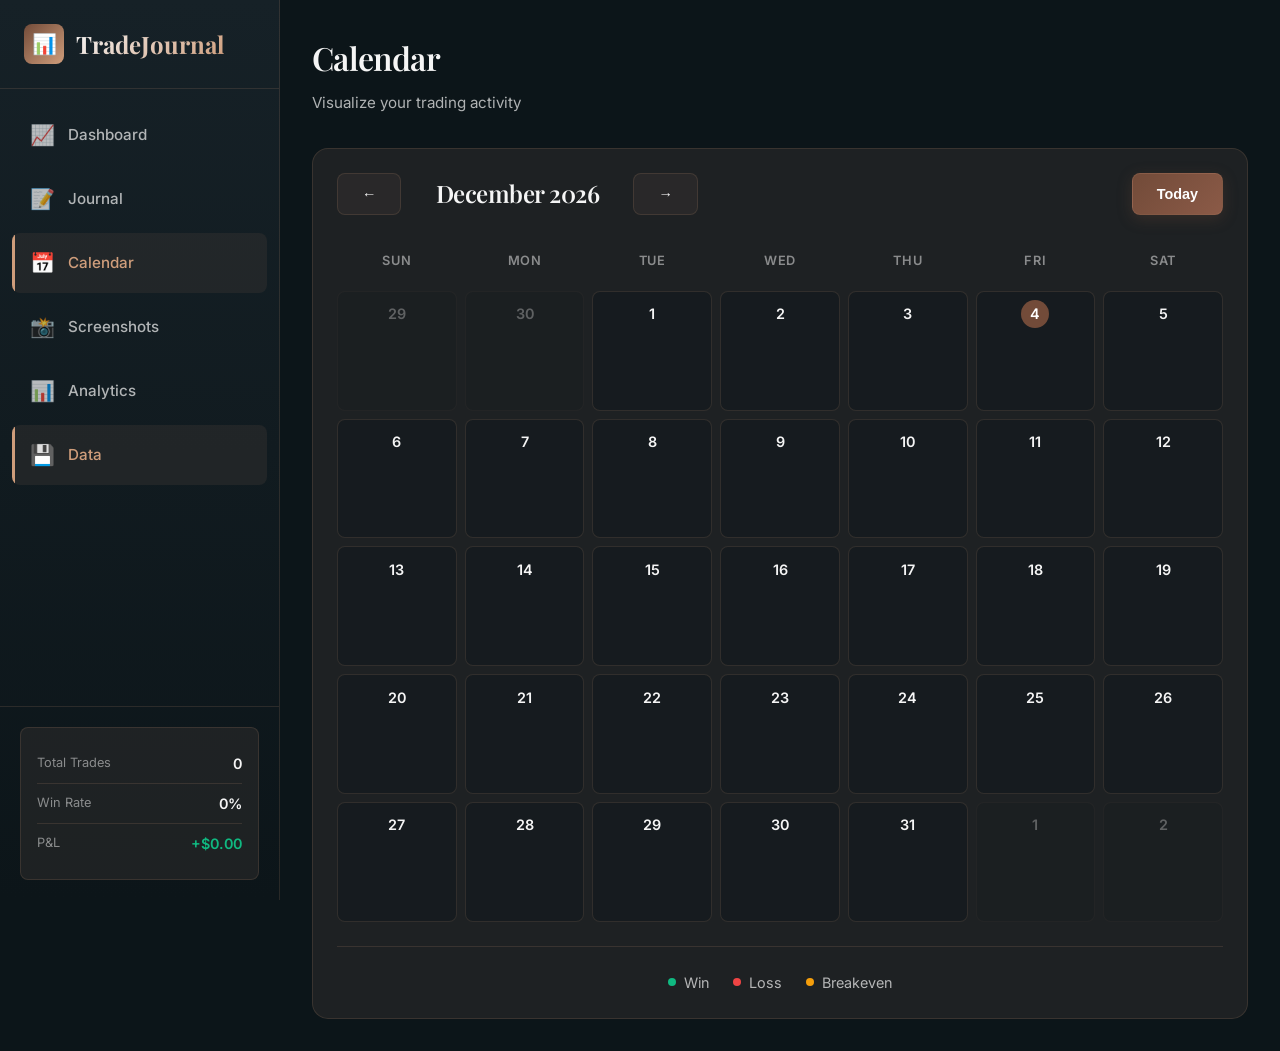
<file: calendar.html>
<!DOCTYPE html>
<html lang="en">
<head>
    <meta charset="UTF-8">
    <meta name="viewport" content="width=device-width, initial-scale=1.0">
    <title>TradeFusio | Calendar</title>
    <link href="https://fonts.googleapis.com/css2?family=Inter:wght@300;400;500;600;700&family=Playfair+Display:wght@400;600;700&display=swap" rel="stylesheet">
    <link rel="stylesheet" href="calendar.css">

</head>
<body>
    <header class="mobile-header">
        <button class="menu-toggle" onclick="toggleSidebar()">☰</button>
        <div class="logo-text">MF|TradeFusio</div>
        <div style="width: 40px;"></div>
    </header>

    <div class="app-container">
        <aside class="sidebar" id="sidebar">
            <div class="sidebar-header">
                <div class="logo">
                    <div class="logo-icon">📊</div>
                    <div class="logo-text">TradeJournal</div>
                </div>
            </div>
            <nav class="nav-menu">
                <a href="index.html" class="nav-btn">
                    <span class="nav-icon">📈</span><span>Dashboard</span>
                </a>
                <a href="journal.html" class="nav-btn">
                    <span class="nav-icon">📝</span><span>Journal</span>
                </a>
                <a href="calendar.html" class="nav-btn active">
                    <span class="nav-icon">📅</span><span>Calendar</span>
                </a>
                <a href="screenshots.html" class="nav-btn">
                    <span class="nav-icon">📸</span><span>Screenshots</span>
                </a>
                <a href="analytics.html" class="nav-btn">
                    <span class="nav-icon">📊</span><span>Analytics</span>
                </a>
                <a href="data.html" class="nav-btn active">
                    <span class="nav-icon">💾</span><span>Data</span>
                </a> 
            </nav>
            <div class="sidebar-footer">
                <div class="mini-stats">
                    <div class="mini-stat">
                        <span class="mini-stat-label">Total Trades</span>
                        <span class="mini-stat-value" id="mini-total">0</span>
                    </div>
                    <div class="mini-stat">
                        <span class="mini-stat-label">Win Rate</span>
                        <span class="mini-stat-value" id="mini-winrate">0%</span>
                    </div>
                    <div class="mini-stat">
                        <span class="mini-stat-label">P&L</span>
                        <span class="mini-stat-value" id="mini-pnl">$0</span>
                    </div>
                </div>
            </div>
        </aside>

        <div class="sidebar-overlay" id="sidebarOverlay" onclick="toggleSidebar()"></div>

        <main class="main-content">
            <div class="page-header">
                <h1 class="page-title">Calendar</h1>
                <p class="page-subtitle">Visualize your trading activity</p>
            </div>

            <div class="calendar-container">
                <div class="calendar-header">
                    <div class="calendar-nav">
                        <button class="btn" onclick="changeMonth(-1)">←</button>
                        <h2 class="calendar-title" id="calendarTitle"></h2>
                        <button class="btn" onclick="changeMonth(1)">→</button>
                    </div>
                    <button class="btn btn-primary" onclick="goToToday()">Today</button>
                </div>

                <div class="calendar-grid" id="calendarGrid"></div>

                <div class="calendar-legend">
                    <div class="legend-item">
                        <span class="trade-dot win"></span><span>Win</span>
                    </div>
                    <div class="legend-item">
                        <span class="trade-dot loss"></span><span>Loss</span>
                    </div>
                    <div class="legend-item">
                        <span class="trade-dot breakeven"></span><span>Breakeven</span>
                    </div>
                </div>
            </div>
        </main>
    </div>

    <div id="dayModal" class="modal">
        <div class="modal-content">
            <div class="modal-header">
                <h3 id="dayModalTitle">Trades</h3>
                <button class="close-modal" onclick="closeDayModal()">×</button>
            </div>
            <div class="day-modal-content" id="dayModalContent"></div>
        </div>
    </div>

    <div class="toast-container" id="toastContainer"></div>

    <script src="calendar.js"></script>
</body>
</html>
</file>
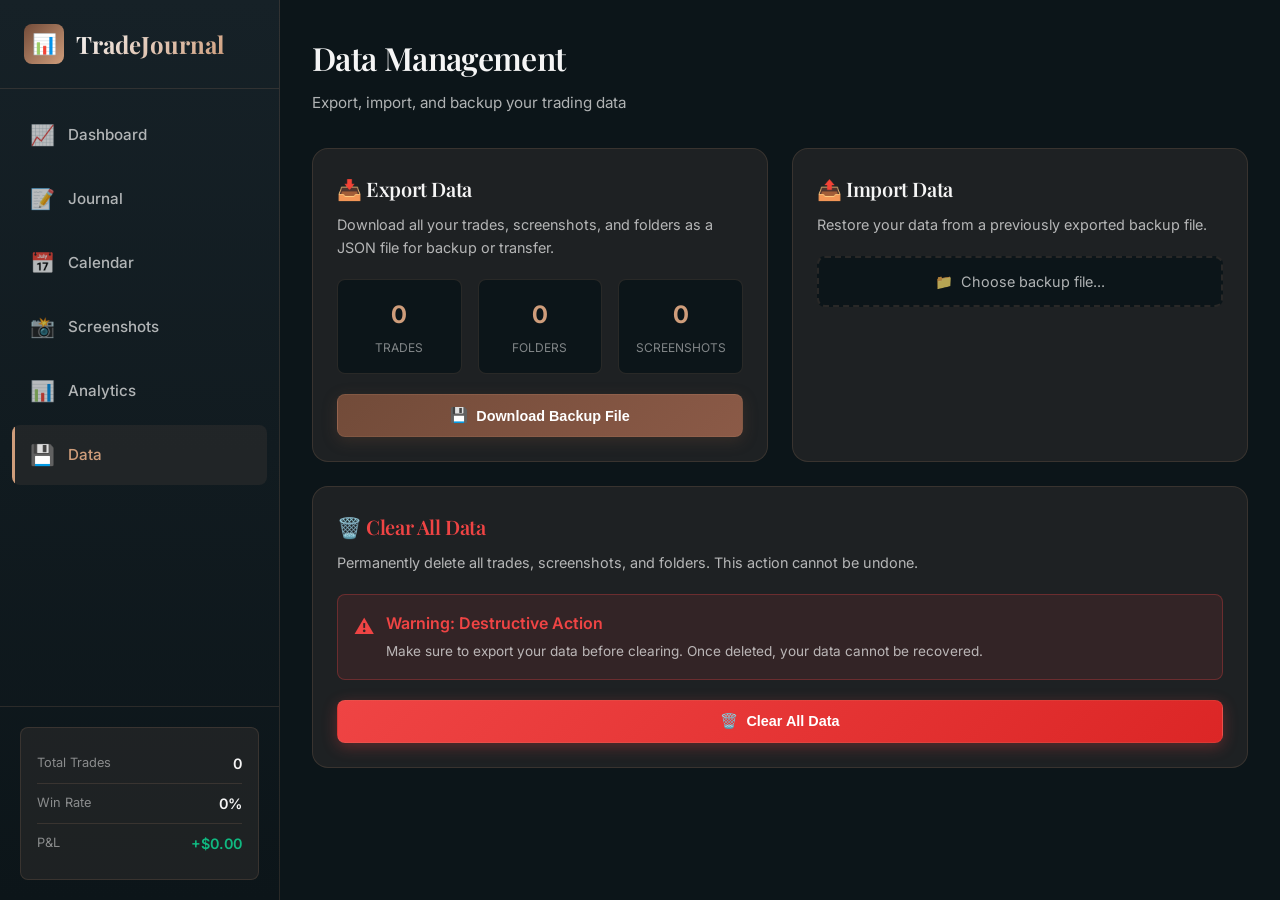
<file: data.html>
<!DOCTYPE html>
<html lang="en">
<head>
    <meta charset="UTF-8">
    <meta name="viewport" content="width=device-width, initial-scale=1.0">
    <title>TradeFusio | Data Management</title>
    <link href="https://fonts.googleapis.com/css2?family=Inter:wght@300;400;500;600;700&family=Playfair+Display:wght@400;600;700&display=swap" rel="stylesheet">
    <link rel="stylesheet" href="data.css">
</head>
<body>
    <header class="mobile-header">
        <button class="menu-toggle" onclick="toggleSidebar()">☰</button>
        <div class="logo-text">MF|TradeFusio</div>
        <div style="width: 40px;"></div>
    </header>

    <div class="app-container">
        <aside class="sidebar" id="sidebar">
            <div class="sidebar-header">
                <div class="logo">
                    <div class="logo-icon">📊</div>
                    <div class="logo-text">TradeJournal</div>
                </div>
            </div>
            <nav class="nav-menu">
                <a href="index.html" class="nav-btn">
                    <span class="nav-icon">📈</span><span>Dashboard</span>
                </a>
                <a href="journal.html" class="nav-btn">
                    <span class="nav-icon">📝</span><span>Journal</span>
                </a>
                <a href="calendar.html" class="nav-btn">
                    <span class="nav-icon">📅</span><span>Calendar</span>
                </a>
                <a href="screenshots.html" class="nav-btn">
                    <span class="nav-icon">📸</span><span>Screenshots</span>
                </a>
                <a href="analytics.html" class="nav-btn">
                    <span class="nav-icon">📊</span><span>Analytics</span>
                </a>
                <a href="data.html" class="nav-btn active">
                    <span class="nav-icon">💾</span><span>Data</span>
                </a>
            </nav>
            <div class="sidebar-footer">
                <div class="mini-stats">
                    <div class="mini-stat">
                        <span class="mini-stat-label">Total Trades</span>
                        <span class="mini-stat-value" id="mini-total">0</span>
                    </div>
                    <div class="mini-stat">
                        <span class="mini-stat-label">Win Rate</span>
                        <span class="mini-stat-value" id="mini-winrate">0%</span>
                    </div>
                    <div class="mini-stat">
                        <span class="mini-stat-label">P&L</span>
                        <span class="mini-stat-value" id="mini-pnl">$0</span>
                    </div>
                </div>
            </div>
        </aside>

        <div class="sidebar-overlay" id="sidebarOverlay" onclick="toggleSidebar()"></div>

        <main class="main-content">
            <div class="page-header">
                <h1 class="page-title">Data Management</h1>
                <p class="page-subtitle">Export, import, and backup your trading data</p>
            </div>

            <div class="data-grid">
                <!-- Export Data -->
                <div class="data-card">
                    <h3 class="card-title">📥 Export Data</h3>
                    <p class="card-description">Download all your trades, screenshots, and folders as a JSON file for backup or transfer.</p>
                    
                    <div class="stats-grid">
                        <div class="stat-item">
                            <div class="stat-number" id="export-trades">0</div>
                            <div class="stat-label">Trades</div>
                        </div>
                        <div class="stat-item">
                            <div class="stat-number" id="export-folders">0</div>
                            <div class="stat-label">Folders</div>
                        </div>
                        <div class="stat-item">
                            <div class="stat-number" id="export-screenshots">0</div>
                            <div class="stat-label">Screenshots</div>
                        </div>
                    </div>

                    <button class="btn btn-primary btn-full" onclick="exportData()">
                        <span>💾</span> Download Backup File
                    </button>
                </div>

                <!-- Import Data -->
                <div class="data-card">
                    <h3 class="card-title">📤 Import Data</h3>
                    <p class="card-description">Restore your data from a previously exported backup file.</p>

                    <div class="file-input-wrapper">
                        <input type="file" id="importFile" accept=".json" onchange="previewImport(this)">
                        <label for="importFile" class="file-input-label">
                            <span>📁</span> Choose backup file...
                        </label>
                    </div>

                    <div id="importPreview" style="display: none;">
                        <div class="data-preview" id="previewContent"></div>
                        <div class="import-actions">
                            <button class="btn btn-success btn-full" onclick="importData()">
                                <span>✓</span> Import Data
                            </button>
                            <button class="btn btn-danger" onclick="cancelImport()">
                                <span>✕</span> Cancel
                            </button>
                        </div>
                    </div>
                </div>

                <!-- Clear Data -->
                <div class="data-card" style="grid-column: 1 / -1;">
                    <h3 class="card-title" style="color: var(--loss);">🗑️ Clear All Data</h3>
                    <p class="card-description">Permanently delete all trades, screenshots, and folders. This action cannot be undone.</p>
                    
                    <div class="warning-box">
                        <div class="warning-box-icon">⚠️</div>
                        <div class="warning-box-content">
                            <div class="warning-box-title">Warning: Destructive Action</div>
                            <div class="warning-box-text">Make sure to export your data before clearing. Once deleted, your data cannot be recovered.</div>
                        </div>
                    </div>

                    <button class="btn btn-danger btn-full" onclick="clearAllData()">
                        <span>🗑️</span> Clear All Data
                    </button>
                </div>
            </div>
        </main>
    </div>

    <div class="toast-container" id="toastContainer"></div>

    <script src="data.js"></script>
</body>
</html>
</file>
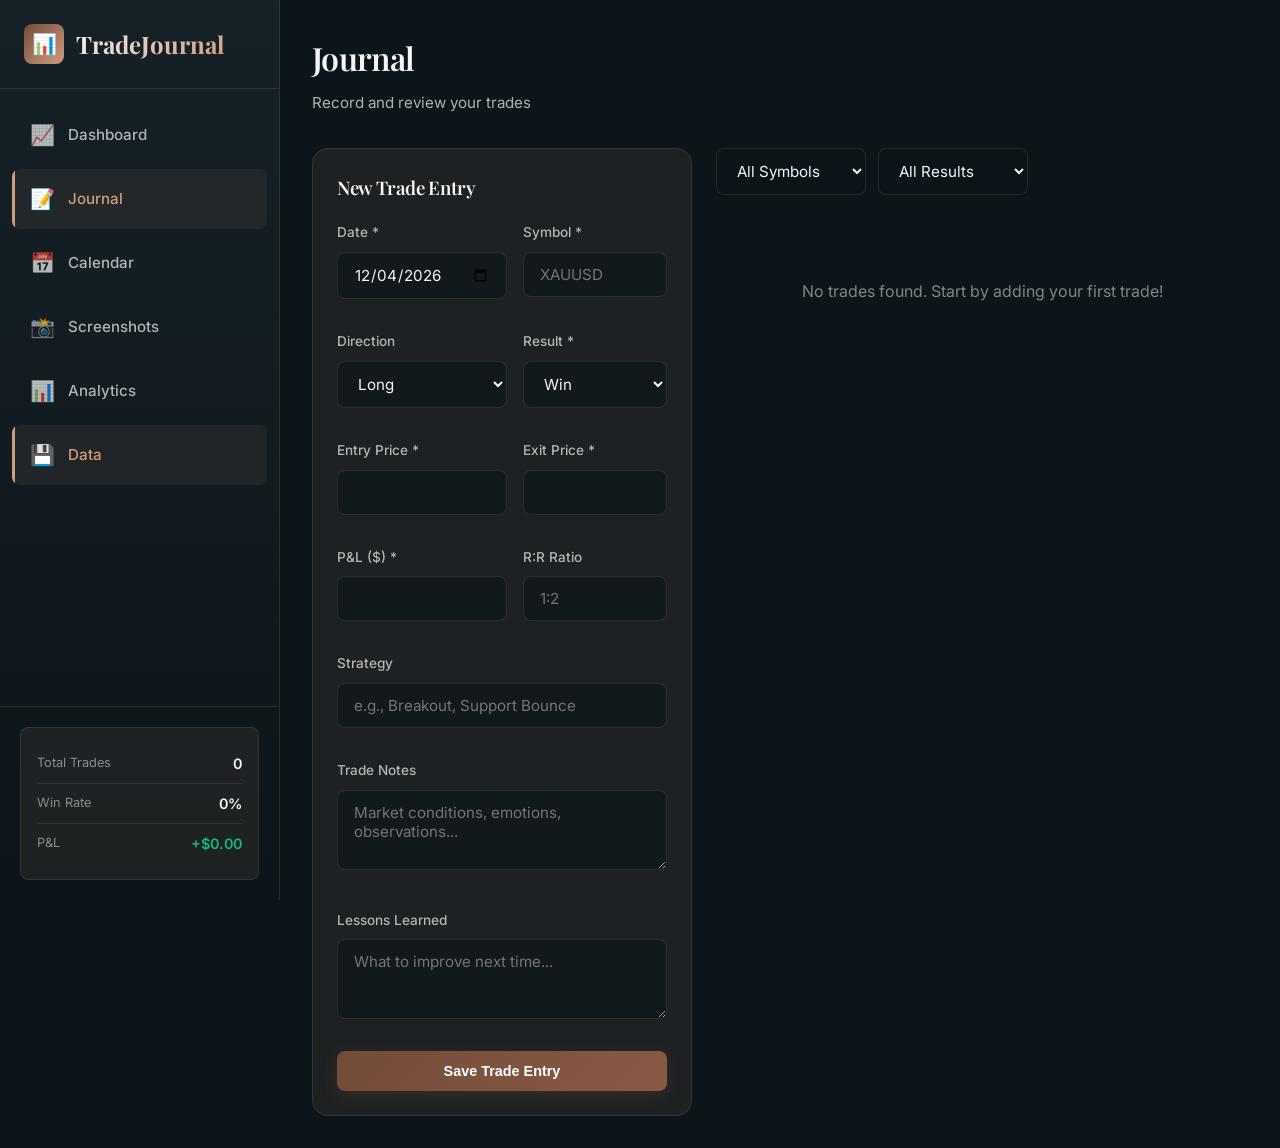
<file: journal.html>
<!DOCTYPE html>
<html lang="en">
<head>
    <meta charset="UTF-8">
    <meta name="viewport" content="width=device-width, initial-scale=1.0">
    <title>TradeFusio | Journal</title>
    <link href="https://fonts.googleapis.com/css2?family=Inter:wght@300;400;500;600;700&family=Playfair+Display:wght@400;600;700&display=swap" rel="stylesheet">
    <link rel="stylesheet" href="journal.css">

</head>
<body>
    <header class="mobile-header">
        <button class="menu-toggle" onclick="toggleSidebar()">☰</button>
        <div class="logo-text">MF|TradeFusio</div>
        <div style="width: 40px;"></div>
    </header>

    <div class="app-container">
        <aside class="sidebar" id="sidebar">
            <div class="sidebar-header">
                <div class="logo">
                    <div class="logo-icon">📊</div>
                    <div class="logo-text">TradeJournal</div>
                </div>
            </div>
            <nav class="nav-menu">
                <a href="index.html" class="nav-btn">
                    <span class="nav-icon">📈</span><span>Dashboard</span>
                </a>
                <a href="journal.html" class="nav-btn active">
                    <span class="nav-icon">📝</span><span>Journal</span>
                </a>
                <a href="calendar.html" class="nav-btn">
                    <span class="nav-icon">📅</span><span>Calendar</span>
                </a>
                <a href="screenshots.html" class="nav-btn">
                    <span class="nav-icon">📸</span><span>Screenshots</span>
                </a>
                <a href="analytics.html" class="nav-btn">
                    <span class="nav-icon">📊</span><span>Analytics</span>
                </a>
                <a href="data.html" class="nav-btn active">
                    <span class="nav-icon">💾</span><span>Data</span>
                </a> 
            </nav>
            <div class="sidebar-footer">
                <div class="mini-stats">
                    <div class="mini-stat">
                        <span class="mini-stat-label">Total Trades</span>
                        <span class="mini-stat-value" id="mini-total">0</span>
                    </div>
                    <div class="mini-stat">
                        <span class="mini-stat-label">Win Rate</span>
                        <span class="mini-stat-value" id="mini-winrate">0%</span>
                    </div>
                    <div class="mini-stat">
                        <span class="mini-stat-label">P&L</span>
                        <span class="mini-stat-value" id="mini-pnl">$0</span>
                    </div>
                </div>
            </div>
        </aside>

        <div class="sidebar-overlay" id="sidebarOverlay" onclick="toggleSidebar()"></div>

        <main class="main-content">
            <div class="page-header">
                <h1 class="page-title">Journal</h1>
                <p class="page-subtitle">Record and review your trades</p>
            </div>

            <div class="journal-layout">
                <!-- Entry Form -->
                <form class="entry-form" id="tradeForm">
                    <h3 style="margin-bottom: 20px; font-family: 'Playfair Display', serif;">New Trade Entry</h3>
                    
                    <div class="form-grid">
                        <div class="form-group">
                            <label class="form-label">Date *</label>
                            <input type="date" class="form-input" id="trade-date" required>
                        </div>
                        <div class="form-group">
                            <label class="form-label">Symbol *</label>
                            <input type="text" class="form-input" id="trade-symbol" placeholder="XAUUSD" required>
                        </div>
                        <div class="form-group">
                            <label class="form-label">Direction</label>
                            <select class="form-select" id="trade-direction">
                                <option value="long">Long</option>
                                <option value="short">Short</option>
                            </select>
                        </div>
                        <div class="form-group">
                            <label class="form-label">Result *</label>
                            <select class="form-select" id="trade-result" required>
                                <option value="win">Win</option>
                                <option value="loss">Loss</option>
                                <option value="breakeven">Breakeven</option>
                            </select>
                        </div>
                        <div class="form-group">
                            <label class="form-label">Entry Price *</label>
                            <input type="number" class="form-input" id="entry-price" step="0.00001" required>
                        </div>
                        <div class="form-group">
                            <label class="form-label">Exit Price *</label>
                            <input type="number" class="form-input" id="exit-price" step="0.00001" required>
                        </div>
                        <div class="form-group">
                            <label class="form-label">P&L ($) *</label>
                            <input type="number" class="form-input" id="trade-pnl" step="0.01" required>
                        </div>
                        <div class="form-group">
                            <label class="form-label">R:R Ratio</label>
                            <input type="text" class="form-input" id="trade-rr" placeholder="1:2">
                        </div>
                        <div class="form-group full-width">
                            <label class="form-label">Strategy</label>
                            <input type="text" class="form-input" id="trade-strategy" placeholder="e.g., Breakout, Support Bounce">
                        </div>
                        <div class="form-group full-width">
                            <label class="form-label">Trade Notes</label>
                            <textarea class="form-textarea" id="trade-notes" placeholder="Market conditions, emotions, observations..."></textarea>
                        </div>
                        <div class="form-group full-width">
                            <label class="form-label">Lessons Learned</label>
                            <textarea class="form-textarea" id="trade-lessons" placeholder="What to improve next time..."></textarea>
                        </div>
                    </div>
                    
                    <button type="submit" class="btn btn-primary" style="width: 100%; margin-top: 8px;">
                        Save Trade Entry
                    </button>
                </form>

                <!-- Entries List -->
                <div>
                    <div class="filters-bar">
                        <select class="form-select" id="filter-symbol" style="width: auto; min-width: 150px;">
                            <option value="">All Symbols</option>
                        </select>
                        <select class="form-select" id="filter-result" style="width: auto; min-width: 150px;">
                            <option value="">All Results</option>
                            <option value="win">Wins</option>
                            <option value="loss">Losses</option>
                            <option value="breakeven">Breakeven</option>
                        </select>
                    </div>

                    <div class="entries-list" id="entriesList">
                        <!-- Populated by JS -->
                    </div>
                </div>
            </div>
        </main>
    </div>

    <!-- Edit Modal -->
    <div id="editModal" class="modal">
        <div class="modal-content">
            <div class="modal-header">
                <h3>Edit Trade</h3>
                <button class="close-modal" onclick="closeEditModal()">×</button>
            </div>
            <form id="editForm">
                <input type="hidden" id="edit-id">
                <div class="form-grid">
                    <div class="form-group">
                        <label class="form-label">Symbol</label>
                        <input type="text" class="form-input" id="edit-symbol" required>
                    </div>
                    <div class="form-group">
                        <label class="form-label">Result</label>
                        <select class="form-select" id="edit-result">
                            <option value="win">Win</option>
                            <option value="loss">Loss</option>
                            <option value="breakeven">Breakeven</option>
                        </select>
                    </div>
                    <div class="form-group">
                        <label class="form-label">P&L ($)</label>
                        <input type="number" class="form-input" id="edit-pnl" step="0.01" required>
                    </div>
                    <div class="form-group">
                        <label class="form-label">Strategy</label>
                        <input type="text" class="form-input" id="edit-strategy">
                    </div>
                    <div class="form-group full-width">
                        <label class="form-label">Notes</label>
                        <textarea class="form-textarea" id="edit-notes" rows="3"></textarea>
                    </div>
                </div>
                <div class="modal-actions">
                    <button type="button" class="btn-danger" onclick="deleteCurrentTrade()">Delete</button>
                    <button type="submit" class="btn btn-primary">Save Changes</button>
                </div>
            </form>
        </div>
    </div>

    <div class="toast-container" id="toastContainer"></div>

    <script src="journal.js"></script>
</body>
</html>
</file>
<file: calendar.css>
:root {
    --chinese-black: #0C1519;
    --dark-jungle: #162127;
    --jet: #3A3534;
    --coffee: #724B39;
    --antique-brass: #CF9D7B;
    --bg-primary: var(--chinese-black);
    --bg-secondary: var(--dark-jungle);
    --bg-card: rgba(58, 53, 52, 0.4);
    --bg-card-hover: rgba(58, 53, 52, 0.6);
    --border-color: rgba(207, 157, 123, 0.15);
    --border-hover: rgba(207, 157, 123, 0.3);
    --text-primary: #f5f5f5;
    --text-secondary: rgba(245, 245, 245, 0.7);
    --text-muted: rgba(245, 245, 245, 0.5);
    --win: #10b981;
    --loss: #ef4444;
    --breakeven: #f59e0b;
    --sidebar-width: 280px;
    --header-height: 70px;
    --radius: 16px;
    --radius-sm: 12px;
    --radius-xs: 8px;
    --shadow: 0 4px 20px rgba(0, 0, 0, 0.4);
    --shadow-lg: 0 8px 32px rgba(0, 0, 0, 0.5);
    --transition: all 0.3s cubic-bezier(0.4, 0, 0.2, 1);
}

* {
    margin: 0;
    padding: 0;
    box-sizing: border-box;
    -webkit-tap-highlight-color: transparent;
}

html {
    font-size: 16px;
}

body {
    font-family: 'Inter', -apple-system, BlinkMacSystemFont, sans-serif;
    background-color: var(--bg-primary);
    color: var(--text-primary);
    line-height: 1.6;
    min-height: 100vh;
    overflow-x: hidden;
}

h1,
h2,
h3,
h4 {
    font-family: 'Playfair Display', serif;
    font-weight: 600;
    letter-spacing: -0.02em;
}

::-webkit-scrollbar {
    width: 6px;
    height: 6px;
}

::-webkit-scrollbar-track {
    background: var(--bg-primary);
}

::-webkit-scrollbar-thumb {
    background: var(--coffee);
    border-radius: 3px;
}

.app-container {
    display: flex;
    min-height: 100vh;
}

.sidebar {
    width: var(--sidebar-width);
    background: linear-gradient(180deg, var(--bg-secondary) 0%, var(--bg-primary) 100%);
    border-right: 1px solid var(--border-color);
    display: flex;
    flex-direction: column;
    position: fixed;
    height: 100vh;
    overflow-y: auto;
    z-index: 100;
    transition: var(--transition);
}

.sidebar-header {
    padding: 24px;
    border-bottom: 1px solid var(--border-color);
}

.logo {
    display: flex;
    align-items: center;
    gap: 12px;
}

.logo-icon {
    width: 40px;
    height: 40px;
    background: linear-gradient(135deg, var(--coffee), var(--antique-brass));
    border-radius: var(--radius-xs);
    display: flex;
    align-items: center;
    justify-content: center;
    font-size: 1.25rem;
}

.logo-text {
    font-family: 'Playfair Display', serif;
    font-size: 1.5rem;
    font-weight: 700;
    background: linear-gradient(135deg, var(--text-primary), var(--antique-brass));
    -webkit-background-clip: text;
    -webkit-text-fill-color: transparent;
    background-clip: text;
}

.nav-menu {
    padding: 16px 12px;
    display: flex;
    flex-direction: column;
    gap: 4px;
    flex: 1;
}

.nav-btn {
    display: flex;
    align-items: center;
    gap: 14px;
    padding: 14px 18px;
    background: transparent;
    border: none;
    color: var(--text-secondary);
    font-size: 0.95rem;
    font-weight: 500;
    cursor: pointer;
    border-radius: var(--radius-xs);
    transition: var(--transition);
    text-decoration: none;
    position: relative;
    overflow: hidden;
}

.nav-btn::before {
    content: '';
    position: absolute;
    left: 0;
    top: 0;
    bottom: 0;
    width: 3px;
    background: var(--antique-brass);
    transform: scaleY(0);
    transition: var(--transition);
}

.nav-btn:hover {
    background: var(--bg-card);
    color: var(--text-primary);
}

.nav-btn.active {
    background: var(--bg-card);
    color: var(--antique-brass);
}

.nav-btn.active::before {
    transform: scaleY(1);
}

.nav-icon {
    font-size: 1.25rem;
    width: 24px;
    text-align: center;
}

.sidebar-footer {
    padding: 20px;
    border-top: 1px solid var(--border-color);
    margin-top: auto;
}

.mini-stats {
    background: var(--bg-card);
    border-radius: var(--radius-xs);
    padding: 16px;
    border: 1px solid var(--border-color);
}

.mini-stat {
    display: flex;
    justify-content: space-between;
    align-items: center;
    padding: 8px 0;
    border-bottom: 1px solid var(--border-color);
}

.mini-stat:last-child {
    border-bottom: none;
}

.mini-stat-label {
    font-size: 0.8rem;
    color: var(--text-muted);
}

.mini-stat-value {
    font-weight: 600;
    font-size: 0.9rem;
}

.mini-stat-value.positive {
    color: var(--win);
}

.mini-stat-value.negative {
    color: var(--loss);
}

.main-content {
    margin-left: var(--sidebar-width);
    flex: 1;
    padding: 32px;
    min-height: 100vh;
}

.page-header {
    margin-bottom: 32px;
}

.page-title {
    font-size: 2rem;
    margin-bottom: 8px;
    color: var(--text-primary);
}

.page-subtitle {
    color: var(--text-secondary);
    font-size: 0.95rem;
}

.mobile-header {
    display: none;
    position: fixed;
    top: 0;
    left: 0;
    right: 0;
    height: var(--header-height);
    background: var(--bg-secondary);
    border-bottom: 1px solid var(--border-color);
    align-items: center;
    justify-content: space-between;
    padding: 0 20px;
    z-index: 99;
}

.menu-toggle {
    background: none;
    border: none;
    color: var(--text-primary);
    font-size: 1.5rem;
    cursor: pointer;
    width: 40px;
    height: 40px;
    display: flex;
    align-items: center;
    justify-content: center;
    border-radius: var(--radius-xs);
}

.menu-toggle:hover {
    background: var(--bg-card);
}

.sidebar-overlay {
    display: none;
    position: fixed;
    top: 0;
    left: 0;
    right: 0;
    bottom: 0;
    background: rgba(0, 0, 0, 0.7);
    z-index: 98;
    backdrop-filter: blur(4px);
}

.sidebar-overlay.active {
    display: block;
}

/* Calendar Specific */
.calendar-container {
    background: var(--bg-card);
    border: 1px solid var(--border-color);
    border-radius: var(--radius);
    padding: 24px;
}

.calendar-header {
    display: flex;
    justify-content: space-between;
    align-items: center;
    margin-bottom: 24px;
}

.calendar-nav {
    display: flex;
    align-items: center;
    gap: 16px;
}

.calendar-title {
    font-size: 1.5rem;
    font-weight: 600;
    min-width: 200px;
    text-align: center;
}

.btn {
    display: inline-flex;
    align-items: center;
    justify-content: center;
    gap: 8px;
    padding: 12px 24px;
    border-radius: var(--radius-xs);
    font-size: 0.9rem;
    font-weight: 600;
    cursor: pointer;
    transition: var(--transition);
    border: none;
    text-decoration: none;
    background: var(--bg-card);
    color: var(--text-primary);
    border: 1px solid var(--border-color);
}

.btn:hover {
    border-color: var(--antique-brass);
    color: var(--antique-brass);
}

.btn-primary {
    background: linear-gradient(135deg, var(--coffee), #8B5A47);
    color: white;
    box-shadow: 0 4px 15px rgba(114, 75, 57, 0.3);
}

.btn-primary:hover {
    transform: translateY(-2px);
    box-shadow: 0 6px 20px rgba(114, 75, 57, 0.4);
}

.calendar-grid {
    display: grid;
    grid-template-columns: repeat(7, 1fr);
    gap: 8px;
}

.calendar-weekday {
    text-align: center;
    font-size: 0.8rem;
    color: var(--text-muted);
    text-transform: uppercase;
    letter-spacing: 0.05em;
    padding: 12px;
    font-weight: 600;
}

.calendar-day {
    aspect-ratio: 1;
    background: rgba(12, 21, 25, 0.4);
    border: 1px solid var(--border-color);
    border-radius: var(--radius-xs);
    padding: 8px;
    display: flex;
    flex-direction: column;
    align-items: center;
    justify-content: flex-start;
    cursor: pointer;
    transition: var(--transition);
    min-height: 100px;
}

.calendar-day:hover {
    border-color: var(--antique-brass);
    background: rgba(207, 157, 123, 0.05);
}

.calendar-day.other-month {
    opacity: 0.3;
}

.calendar-day-number {
    font-size: 0.9rem;
    font-weight: 600;
    margin-bottom: 8px;
    width: 28px;
    height: 28px;
    display: flex;
    align-items: center;
    justify-content: center;
    border-radius: 50%;
}

.calendar-day.today .calendar-day-number {
    background: var(--coffee);
    color: white;
}

.calendar-trades {
    display: flex;
    flex-wrap: wrap;
    gap: 4px;
    justify-content: center;
    width: 100%;
}

.trade-dot {
    width: 8px;
    height: 8px;
    border-radius: 50%;
}

.trade-dot.win {
    background: var(--win);
}

.trade-dot.loss {
    background: var(--loss);
}

.trade-dot.breakeven {
    background: var(--breakeven);
}

.calendar-legend {
    display: flex;
    justify-content: center;
    gap: 24px;
    margin-top: 24px;
    padding-top: 24px;
    border-top: 1px solid var(--border-color);
}

.legend-item {
    display: flex;
    align-items: center;
    gap: 8px;
    font-size: 0.9rem;
    color: var(--text-secondary);
}

/* Modal */
.modal {
    display: none;
    position: fixed;
    top: 0;
    left: 0;
    right: 0;
    bottom: 0;
    background: rgba(0, 0, 0, 0.8);
    z-index: 1000;
    align-items: center;
    justify-content: center;
    padding: 20px;
}

.modal.active {
    display: flex;
}

.modal-content {
    background: var(--bg-card);
    border: 1px solid var(--border-color);
    border-radius: var(--radius);
    width: 100%;
    max-width: 500px;
    max-height: 80vh;
    overflow: hidden;
}

.modal-header {
    display: flex;
    justify-content: space-between;
    align-items: center;
    padding: 16px 20px;
    border-bottom: 1px solid var(--border-color);
}

.close-modal {
    background: none;
    border: none;
    color: var(--text-secondary);
    font-size: 24px;
    cursor: pointer;
}

.day-modal-content {
    max-height: 60vh;
    overflow-y: auto;
    padding: 20px;
}

/* Toast */
.toast-container {
    position: fixed;
    bottom: 24px;
    right: 24px;
    z-index: 1000;
    display: flex;
    flex-direction: column;
    gap: 12px;
}

.toast {
    background: var(--bg-secondary);
    border: 1px solid var(--border-color);
    border-left: 4px solid var(--antique-brass);
    border-radius: var(--radius-xs);
    padding: 16px 20px;
    min-width: 300px;
    box-shadow: var(--shadow-lg);
    animation: slideIn 0.3s ease;
    display: flex;
    align-items: center;
    gap: 12px;
}

@keyframes slideIn {
    from {
        transform: translateX(100%);
        opacity: 0;
    }

    to {
        transform: translateX(0);
        opacity: 1;
    }
}

@media (max-width: 768px) {
    .mobile-header {
        display: flex;
    }

    .sidebar {
        transform: translateX(-100%);
        box-shadow: var(--shadow-lg);
    }

    .sidebar.active {
        transform: translateX(0);
    }

    .main-content {
        margin-left: 0;
        padding: calc(var(--header-height) + 20px) 20px 20px;
    }

    .calendar-day {
        min-height: 60px;
        padding: 4px;
    }

    .calendar-day-number {
        font-size: 0.8rem;
        width: 24px;
        height: 24px;
    }

    .trade-dot {
        width: 6px;
        height: 6px;
    }

    .calendar-title {
        font-size: 1.25rem;
        min-width: 150px;
    }

    .day-pnl {
        font-size: 0.75rem;
        font-weight: 700;
        margin-bottom: 4px;
        text-align: center;
    }

    /* Adjust calendar day height */
    .calendar-day {
        min-height: 100px;
        padding: 6px;
    }

    @media (max-width: 768px) {
        .calendar-day {
            min-height: 70px;
        }

        .day-pnl {
            font-size: 0.65rem;
        }
    }
}
</file>
<file: data.css>
:root {
    --chinese-black: #0C1519;
    --dark-jungle: #162127;
    --jet: #3A3534;
    --coffee: #724B39;
    --antique-brass: #CF9D7B;
    --bg-primary: var(--chinese-black);
    --bg-secondary: var(--dark-jungle);
    --bg-card: rgba(58, 53, 52, 0.4);
    --bg-card-hover: rgba(58, 53, 52, 0.6);
    --border-color: rgba(207, 157, 123, 0.15);
    --border-hover: rgba(207, 157, 123, 0.3);
    --text-primary: #f5f5f5;
    --text-secondary: rgba(245, 245, 245, 0.7);
    --text-muted: rgba(245, 245, 245, 0.5);
    --win: #10b981;
    --loss: #ef4444;
    --breakeven: #f59e0b;
    --sidebar-width: 280px;
    --header-height: 70px;
    --radius: 16px;
    --radius-sm: 12px;
    --radius-xs: 8px;
    --shadow: 0 4px 20px rgba(0, 0, 0, 0.4);
    --shadow-lg: 0 8px 32px rgba(0, 0, 0, 0.5);
    --transition: all 0.3s cubic-bezier(0.4, 0, 0.2, 1);
}

* {
    margin: 0;
    padding: 0;
    box-sizing: border-box;
    -webkit-tap-highlight-color: transparent;
}

html {
    font-size: 16px;
}

body {
    font-family: 'Inter', -apple-system, BlinkMacSystemFont, sans-serif;
    background-color: var(--bg-primary);
    color: var(--text-primary);
    line-height: 1.6;
    min-height: 100vh;
    overflow-x: hidden;
}

h1,
h2,
h3,
h4 {
    font-family: 'Playfair Display', serif;
    font-weight: 600;
    letter-spacing: -0.02em;
}

::-webkit-scrollbar {
    width: 6px;
    height: 6px;
}

::-webkit-scrollbar-track {
    background: var(--bg-primary);
}

::-webkit-scrollbar-thumb {
    background: var(--coffee);
    border-radius: 3px;
}

.app-container {
    display: flex;
    min-height: 100vh;
}

.sidebar {
    width: var(--sidebar-width);
    background: linear-gradient(180deg, var(--bg-secondary) 0%, var(--bg-primary) 100%);
    border-right: 1px solid var(--border-color);
    display: flex;
    flex-direction: column;
    position: fixed;
    height: 100vh;
    overflow-y: auto;
    z-index: 100;
    transition: var(--transition);
}

.sidebar-header {
    padding: 24px;
    border-bottom: 1px solid var(--border-color);
}

.logo {
    display: flex;
    align-items: center;
    gap: 12px;
}

.logo-icon {
    width: 40px;
    height: 40px;
    background: linear-gradient(135deg, var(--coffee), var(--antique-brass));
    border-radius: var(--radius-xs);
    display: flex;
    align-items: center;
    justify-content: center;
    font-size: 1.25rem;
}

.logo-text {
    font-family: 'Playfair Display', serif;
    font-size: 1.5rem;
    font-weight: 700;
    background: linear-gradient(135deg, var(--text-primary), var(--antique-brass));
    -webkit-background-clip: text;
    -webkit-text-fill-color: transparent;
    background-clip: text;
}

.nav-menu {
    padding: 16px 12px;
    display: flex;
    flex-direction: column;
    gap: 4px;
    flex: 1;
}

.nav-btn {
    display: flex;
    align-items: center;
    gap: 14px;
    padding: 14px 18px;
    background: transparent;
    border: none;
    color: var(--text-secondary);
    font-size: 0.95rem;
    font-weight: 500;
    cursor: pointer;
    border-radius: var(--radius-xs);
    transition: var(--transition);
    text-decoration: none;
    position: relative;
    overflow: hidden;
}

.nav-btn::before {
    content: '';
    position: absolute;
    left: 0;
    top: 0;
    bottom: 0;
    width: 3px;
    background: var(--antique-brass);
    transform: scaleY(0);
    transition: var(--transition);
}

.nav-btn:hover {
    background: var(--bg-card);
    color: var(--text-primary);
}

.nav-btn.active {
    background: var(--bg-card);
    color: var(--antique-brass);
}

.nav-btn.active::before {
    transform: scaleY(1);
}

.nav-icon {
    font-size: 1.25rem;
    width: 24px;
    text-align: center;
}

.sidebar-footer {
    padding: 20px;
    border-top: 1px solid var(--border-color);
    margin-top: auto;
}

.mini-stats {
    background: var(--bg-card);
    border-radius: var(--radius-xs);
    padding: 16px;
    border: 1px solid var(--border-color);
}

.mini-stat {
    display: flex;
    justify-content: space-between;
    align-items: center;
    padding: 8px 0;
    border-bottom: 1px solid var(--border-color);
}

.mini-stat:last-child {
    border-bottom: none;
}

.mini-stat-label {
    font-size: 0.8rem;
    color: var(--text-muted);
}

.mini-stat-value {
    font-weight: 600;
    font-size: 0.9rem;
}

.mini-stat-value.positive {
    color: var(--win);
}

.mini-stat-value.negative {
    color: var(--loss);
}

.main-content {
    margin-left: var(--sidebar-width);
    flex: 1;
    padding: 32px;
    min-height: 100vh;
}

.page-header {
    margin-bottom: 32px;
}

.page-title {
    font-size: 2rem;
    margin-bottom: 8px;
    color: var(--text-primary);
}

.page-subtitle {
    color: var(--text-secondary);
    font-size: 0.95rem;
}

.mobile-header {
    display: none;
    position: fixed;
    top: 0;
    left: 0;
    right: 0;
    height: var(--header-height);
    background: var(--bg-secondary);
    border-bottom: 1px solid var(--border-color);
    align-items: center;
    justify-content: space-between;
    padding: 0 20px;
    z-index: 99;
}

.menu-toggle {
    background: none;
    border: none;
    color: var(--text-primary);
    font-size: 1.5rem;
    cursor: pointer;
    width: 40px;
    height: 40px;
    display: flex;
    align-items: center;
    justify-content: center;
    border-radius: var(--radius-xs);
}

.menu-toggle:hover {
    background: var(--bg-card);
}

.sidebar-overlay {
    display: none;
    position: fixed;
    top: 0;
    left: 0;
    right: 0;
    bottom: 0;
    background: rgba(0, 0, 0, 0.7);
    z-index: 98;
    backdrop-filter: blur(4px);
}

.sidebar-overlay.active {
    display: block;
}

/* Data Management Specific */
.data-grid {
    display: grid;
    grid-template-columns: repeat(auto-fit, minmax(400px, 1fr));
    gap: 24px;
    margin-bottom: 32px;
}

.data-card {
    background: var(--bg-card);
    border: 1px solid var(--border-color);
    border-radius: var(--radius);
    padding: 24px;
    transition: var(--transition);
}

.data-card:hover {
    border-color: var(--border-hover);
    box-shadow: var(--shadow);
}

.card-title {
    font-size: 1.25rem;
    font-weight: 600;
    color: var(--text-primary);
    margin-bottom: 8px;
    font-family: 'Playfair Display', serif;
}

.card-description {
    color: var(--text-secondary);
    font-size: 0.9rem;
    margin-bottom: 20px;
}

.btn {
    display: inline-flex;
    align-items: center;
    justify-content: center;
    gap: 8px;
    padding: 12px 24px;
    border-radius: var(--radius-xs);
    font-size: 0.9rem;
    font-weight: 600;
    cursor: pointer;
    transition: var(--transition);
    border: none;
    text-decoration: none;
    background: var(--bg-card);
    color: var(--text-primary);
    border: 1px solid var(--border-color);
}

.btn:hover {
    border-color: var(--antique-brass);
    color: var(--antique-brass);
}

.btn-primary {
    background: linear-gradient(135deg, var(--coffee), #8B5A47);
    color: white;
    box-shadow: 0 4px 15px rgba(114, 75, 57, 0.3);
}

.btn-primary:hover {
    transform: translateY(-2px);
    box-shadow: 0 6px 20px rgba(114, 75, 57, 0.4);
}

.btn-success {
    background: linear-gradient(135deg, #10b981, #059669);
    color: white;
    box-shadow: 0 4px 15px rgba(16, 185, 129, 0.3);
}

.btn-success:hover {
    transform: translateY(-2px);
    box-shadow: 0 6px 20px rgba(16, 185, 129, 0.4);
}

.btn-danger {
    background: linear-gradient(135deg, #ef4444, #dc2626);
    color: white;
    box-shadow: 0 4px 15px rgba(239, 68, 68, 0.3);
}

.btn-danger:hover {
    transform: translateY(-2px);
    box-shadow: 0 6px 20px rgba(239, 68, 68, 0.4);
}

.btn-full {
    width: 100%;
}

.file-input-wrapper {
    position: relative;
    overflow: hidden;
    display: inline-block;
    width: 100%;
}

.file-input-wrapper input[type=file] {
    position: absolute;
    left: -9999px;
}

.file-input-label {
    display: flex;
    align-items: center;
    justify-content: center;
    gap: 8px;
    padding: 12px 24px;
    background: var(--bg-primary);
    border: 2px dashed var(--border-color);
    border-radius: var(--radius-xs);
    color: var(--text-secondary);
    font-size: 0.9rem;
    cursor: pointer;
    transition: var(--transition);
    width: 100%;
}

.file-input-label:hover {
    border-color: var(--antique-brass);
    color: var(--antique-brass);
}

.data-preview {
    background: var(--bg-primary);
    border: 1px solid var(--border-color);
    border-radius: var(--radius-xs);
    padding: 16px;
    margin-top: 16px;
    max-height: 200px;
    overflow-y: auto;
    font-family: 'Courier New', monospace;
    font-size: 0.8rem;
    color: var(--text-secondary);
}

.stats-grid {
    display: grid;
    grid-template-columns: repeat(3, 1fr);
    gap: 16px;
    margin-bottom: 20px;
}

.stat-item {
    background: var(--bg-primary);
    border: 1px solid var(--border-color);
    border-radius: var(--radius-xs);
    padding: 16px;
    text-align: center;
}

.stat-number {
    font-size: 1.5rem;
    font-weight: 700;
    color: var(--antique-brass);
    margin-bottom: 4px;
}

.stat-label {
    font-size: 0.75rem;
    color: var(--text-muted);
    text-transform: uppercase;
}

.warning-box {
    background: rgba(239, 68, 68, 0.1);
    border: 1px solid rgba(239, 68, 68, 0.3);
    border-radius: var(--radius-xs);
    padding: 16px;
    margin-bottom: 20px;
    display: flex;
    align-items: flex-start;
    gap: 12px;
}

.warning-box-icon {
    font-size: 1.25rem;
    color: var(--loss);
}

.warning-box-content {
    flex: 1;
}

.warning-box-title {
    font-weight: 600;
    color: var(--loss);
    margin-bottom: 4px;
}

.warning-box-text {
    font-size: 0.85rem;
    color: var(--text-secondary);
}

.import-actions {
    display: flex;
    gap: 12px;
    margin-top: 16px;
}

/* Toast */
.toast-container {
    position: fixed;
    bottom: 24px;
    right: 24px;
    z-index: 1000;
    display: flex;
    flex-direction: column;
    gap: 12px;
}

.toast {
    background: var(--bg-secondary);
    border: 1px solid var(--border-color);
    border-left: 4px solid var(--antique-brass);
    border-radius: var(--radius-xs);
    padding: 16px 20px;
    min-width: 300px;
    box-shadow: var(--shadow-lg);
    animation: slideIn 0.3s ease;
    display: flex;
    align-items: center;
    gap: 12px;
}

.toast.success {
    border-left-color: var(--win);
}

.toast.error {
    border-left-color: var(--loss);
}

@keyframes slideIn {
    from {
        transform: translateX(100%);
        opacity: 0;
    }

    to {
        transform: translateX(0);
        opacity: 1;
    }
}

@media (max-width: 768px) {
    .mobile-header {
        display: flex;
    }

    .sidebar {
        transform: translateX(-100%);
        box-shadow: var(--shadow-lg);
    }

    .sidebar.active {
        transform: translateX(0);
    }

    .main-content {
        margin-left: 0;
        padding: calc(var(--header-height) + 20px) 20px 20px;
    }

    .data-grid {
        grid-template-columns: 1fr;
    }

    .stats-grid {
        grid-template-columns: 1fr;
    }

    .import-actions {
        flex-direction: column;
    }
}
</file>
<file: journal.css>
:root {
    --chinese-black: #0C1519;
    --dark-jungle: #162127;
    --jet: #3A3534;
    --coffee: #724B39;
    --antique-brass: #CF9D7B;
    --bg-primary: var(--chinese-black);
    --bg-secondary: var(--dark-jungle);
    --bg-card: rgba(58, 53, 52, 0.4);
    --bg-card-hover: rgba(58, 53, 52, 0.6);
    --border-color: rgba(207, 157, 123, 0.15);
    --border-hover: rgba(207, 157, 123, 0.3);
    --text-primary: #f5f5f5;
    --text-secondary: rgba(245, 245, 245, 0.7);
    --text-muted: rgba(245, 245, 245, 0.5);
    --win: #10b981;
    --loss: #ef4444;
    --breakeven: #f59e0b;
    --sidebar-width: 280px;
    --header-height: 70px;
    --radius: 16px;
    --radius-sm: 12px;
    --radius-xs: 8px;
    --shadow: 0 4px 20px rgba(0, 0, 0, 0.4);
    --shadow-lg: 0 8px 32px rgba(0, 0, 0, 0.5);
    --transition: all 0.3s cubic-bezier(0.4, 0, 0.2, 1);
}

* {
    margin: 0;
    padding: 0;
    box-sizing: border-box;
    -webkit-tap-highlight-color: transparent;
}

html {
    font-size: 16px;
}

body {
    font-family: 'Inter', -apple-system, BlinkMacSystemFont, sans-serif;
    background-color: var(--bg-primary);
    color: var(--text-primary);
    line-height: 1.6;
    min-height: 100vh;
    overflow-x: hidden;
}

h1,
h2,
h3,
h4 {
    font-family: 'Playfair Display', serif;
    font-weight: 600;
    letter-spacing: -0.02em;
}

::-webkit-scrollbar {
    width: 6px;
    height: 6px;
}

::-webkit-scrollbar-track {
    background: var(--bg-primary);
}

::-webkit-scrollbar-thumb {
    background: var(--coffee);
    border-radius: 3px;
}

.app-container {
    display: flex;
    min-height: 100vh;
}

.sidebar {
    width: var(--sidebar-width);
    background: linear-gradient(180deg, var(--bg-secondary) 0%, var(--bg-primary) 100%);
    border-right: 1px solid var(--border-color);
    display: flex;
    flex-direction: column;
    position: fixed;
    height: 100vh;
    overflow-y: auto;
    z-index: 100;
    transition: var(--transition);
}

.sidebar-header {
    padding: 24px;
    border-bottom: 1px solid var(--border-color);
}

.logo {
    display: flex;
    align-items: center;
    gap: 12px;
}

.logo-icon {
    width: 40px;
    height: 40px;
    background: linear-gradient(135deg, var(--coffee), var(--antique-brass));
    border-radius: var(--radius-xs);
    display: flex;
    align-items: center;
    justify-content: center;
    font-size: 1.25rem;
}

.logo-text {
    font-family: 'Playfair Display', serif;
    font-size: 1.5rem;
    font-weight: 700;
    background: linear-gradient(135deg, var(--text-primary), var(--antique-brass));
    -webkit-background-clip: text;
    -webkit-text-fill-color: transparent;
    background-clip: text;
}

.nav-menu {
    padding: 16px 12px;
    display: flex;
    flex-direction: column;
    gap: 4px;
    flex: 1;
}

.nav-btn {
    display: flex;
    align-items: center;
    gap: 14px;
    padding: 14px 18px;
    background: transparent;
    border: none;
    color: var(--text-secondary);
    font-size: 0.95rem;
    font-weight: 500;
    cursor: pointer;
    border-radius: var(--radius-xs);
    transition: var(--transition);
    text-decoration: none;
    position: relative;
    overflow: hidden;
}

.nav-btn::before {
    content: '';
    position: absolute;
    left: 0;
    top: 0;
    bottom: 0;
    width: 3px;
    background: var(--antique-brass);
    transform: scaleY(0);
    transition: var(--transition);
}

.nav-btn:hover {
    background: var(--bg-card);
    color: var(--text-primary);
}

.nav-btn.active {
    background: var(--bg-card);
    color: var(--antique-brass);
}

.nav-btn.active::before {
    transform: scaleY(1);
}

.nav-icon {
    font-size: 1.25rem;
    width: 24px;
    text-align: center;
}

.sidebar-footer {
    padding: 20px;
    border-top: 1px solid var(--border-color);
    margin-top: auto;
}

.mini-stats {
    background: var(--bg-card);
    border-radius: var(--radius-xs);
    padding: 16px;
    border: 1px solid var(--border-color);
}

.mini-stat {
    display: flex;
    justify-content: space-between;
    align-items: center;
    padding: 8px 0;
    border-bottom: 1px solid var(--border-color);
}

.mini-stat:last-child {
    border-bottom: none;
}

.mini-stat-label {
    font-size: 0.8rem;
    color: var(--text-muted);
}

.mini-stat-value {
    font-weight: 600;
    font-size: 0.9rem;
}

.mini-stat-value.positive {
    color: var(--win);
}

.mini-stat-value.negative {
    color: var(--loss);
}

.main-content {
    margin-left: var(--sidebar-width);
    flex: 1;
    padding: 32px;
    min-height: 100vh;
}

.page-header {
    margin-bottom: 32px;
}

.page-title {
    font-size: 2rem;
    margin-bottom: 8px;
    color: var(--text-primary);
}

.page-subtitle {
    color: var(--text-secondary);
    font-size: 0.95rem;
}

.mobile-header {
    display: none;
    position: fixed;
    top: 0;
    left: 0;
    right: 0;
    height: var(--header-height);
    background: var(--bg-secondary);
    border-bottom: 1px solid var(--border-color);
    align-items: center;
    justify-content: space-between;
    padding: 0 20px;
    z-index: 99;
}

.menu-toggle {
    background: none;
    border: none;
    color: var(--text-primary);
    font-size: 1.5rem;
    cursor: pointer;
    width: 40px;
    height: 40px;
    display: flex;
    align-items: center;
    justify-content: center;
    border-radius: var(--radius-xs);
}

.menu-toggle:hover {
    background: var(--bg-card);
}

.sidebar-overlay {
    display: none;
    position: fixed;
    top: 0;
    left: 0;
    right: 0;
    bottom: 0;
    background: rgba(0, 0, 0, 0.7);
    z-index: 98;
    backdrop-filter: blur(4px);
}

.sidebar-overlay.active {
    display: block;
}

/* Journal Specific Styles */
.journal-layout {
    display: grid;
    grid-template-columns: 380px 1fr;
    gap: 24px;
}

.entry-form {
    background: var(--bg-card);
    border: 1px solid var(--border-color);
    border-radius: var(--radius);
    padding: 24px;
    position: sticky;
    top: 24px;
    height: fit-content;
}

.form-grid {
    display: grid;
    grid-template-columns: 1fr 1fr;
    gap: 16px;
}

.form-grid .full-width {
    grid-column: 1 / -1;
}

.form-group {
    margin-bottom: 16px;
}

.form-label {
    display: block;
    margin-bottom: 8px;
    font-size: 0.85rem;
    color: var(--text-secondary);
    font-weight: 500;
}

.form-input,
.form-select,
.form-textarea {
    width: 100%;
    padding: 12px 16px;
    background: rgba(12, 21, 25, 0.6);
    border: 1px solid var(--border-color);
    border-radius: var(--radius-xs);
    color: var(--text-primary);
    font-size: 0.95rem;
    transition: var(--transition);
    font-family: inherit;
}

.form-input:focus,
.form-select:focus,
.form-textarea:focus {
    outline: none;
    border-color: var(--antique-brass);
    box-shadow: 0 0 0 3px rgba(207, 157, 123, 0.1);
}

.form-textarea {
    resize: vertical;
    min-height: 80px;
}

.btn {
    display: inline-flex;
    align-items: center;
    justify-content: center;
    gap: 8px;
    padding: 12px 24px;
    border-radius: var(--radius-xs);
    font-size: 0.9rem;
    font-weight: 600;
    cursor: pointer;
    transition: var(--transition);
    border: none;
    text-decoration: none;
}

.btn-primary {
    background: linear-gradient(135deg, var(--coffee), #8B5A47);
    color: white;
    box-shadow: 0 4px 15px rgba(114, 75, 57, 0.3);
}

.btn-primary:hover {
    transform: translateY(-2px);
    box-shadow: 0 6px 20px rgba(114, 75, 57, 0.4);
}

.btn-secondary {
    background: var(--bg-card);
    color: var(--text-primary);
    border: 1px solid var(--border-color);
}

.btn-secondary:hover {
    border-color: var(--antique-brass);
    color: var(--antique-brass);
}

.btn-icon {
    width: 36px;
    height: 36px;
    padding: 0;
    border-radius: 50%;
}

.entries-list {
    display: flex;
    flex-direction: column;
    gap: 16px;
}

.entry-card {
    background: var(--bg-card);
    border: 1px solid var(--border-color);
    border-radius: var(--radius);
    padding: 20px;
    transition: var(--transition);
    border-left: 4px solid transparent;
}

.entry-card:hover {
    border-color: var(--border-hover);
    transform: translateX(4px);
}

.entry-card.win {
    border-left-color: var(--win);
}

.entry-card.loss {
    border-left-color: var(--loss);
}

.entry-card.breakeven {
    border-left-color: var(--breakeven);
}

.entry-header {
    display: flex;
    justify-content: space-between;
    align-items: center;
    margin-bottom: 16px;
}

.entry-title {
    display: flex;
    align-items: center;
    gap: 12px;
}

.entry-symbol {
    font-size: 1.25rem;
    font-weight: 700;
    color: var(--text-primary);
}

.entry-direction {
    font-size: 0.75rem;
    padding: 4px 10px;
    background: var(--bg-primary);
    border-radius: 20px;
    color: var(--text-secondary);
}

.badge {
    display: inline-flex;
    align-items: center;
    gap: 6px;
    padding: 6px 12px;
    border-radius: 20px;
    font-size: 0.8rem;
    font-weight: 600;
    text-transform: uppercase;
}

.badge-win {
    background: rgba(16, 185, 129, 0.15);
    color: var(--win);
    border: 1px solid rgba(16, 185, 129, 0.3);
}

.badge-loss {
    background: rgba(239, 68, 68, 0.15);
    color: var(--loss);
    border: 1px solid rgba(239, 68, 68, 0.3);
}

.badge-breakeven {
    background: rgba(245, 158, 11, 0.15);
    color: var(--breakeven);
    border: 1px solid rgba(245, 158, 11, 0.3);
}

.entry-details {
    display: grid;
    grid-template-columns: repeat(auto-fit, minmax(120px, 1fr));
    gap: 16px;
    margin-bottom: 16px;
}

.entry-detail {
    display: flex;
    flex-direction: column;
    gap: 4px;
}

.entry-detail-label {
    font-size: 0.75rem;
    color: var(--text-muted);
    text-transform: uppercase;
}

.entry-detail-value {
    font-weight: 600;
    color: var(--text-primary);
}

.entry-notes {
    background: var(--bg-primary);
    padding: 12px;
    border-radius: var(--radius-xs);
    font-size: 0.9rem;
    color: var(--text-secondary);
    margin-top: 12px;
}

.entry-actions {
    display: flex;
    gap: 8px;
    margin-top: 16px;
    justify-content: flex-end;
}

.filters-bar {
    display: flex;
    gap: 12px;
    margin-bottom: 24px;
    flex-wrap: wrap;
}

/* Modal */
.modal {
    display: none;
    position: fixed;
    top: 0;
    left: 0;
    right: 0;
    bottom: 0;
    background: rgba(0, 0, 0, 0.8);
    z-index: 1000;
    align-items: center;
    justify-content: center;
    padding: 20px;
}

.modal.active {
    display: flex;
}

.modal-content {
    background: var(--bg-card);
    border: 1px solid var(--border-color);
    border-radius: var(--radius);
    width: 100%;
    max-width: 500px;
    max-height: 90vh;
    overflow-y: auto;
}

.modal-header {
    display: flex;
    justify-content: space-between;
    align-items: center;
    padding: 20px;
    border-bottom: 1px solid var(--border-color);
}

.modal-header h3 {
    font-size: 1.25rem;
}

.close-modal {
    background: none;
    border: none;
    color: var(--text-secondary);
    font-size: 24px;
    cursor: pointer;
}

.modal form {
    padding: 20px;
}

.modal-actions {
    display: flex;
    gap: 12px;
    justify-content: flex-end;
    margin-top: 20px;
}

.btn-danger {
    padding: 12px 24px;
    background: transparent;
    color: var(--loss);
    border: 1px solid var(--loss);
    border-radius: var(--radius-xs);
    font-size: 0.95rem;
    cursor: pointer;
    transition: var(--transition);
}

.btn-danger:hover {
    background: var(--loss);
    color: white;
}

/* Toast */
.toast-container {
    position: fixed;
    bottom: 24px;
    right: 24px;
    z-index: 1000;
    display: flex;
    flex-direction: column;
    gap: 12px;
}

.toast {
    background: var(--bg-secondary);
    border: 1px solid var(--border-color);
    border-left: 4px solid var(--antique-brass);
    border-radius: var(--radius-xs);
    padding: 16px 20px;
    min-width: 300px;
    box-shadow: var(--shadow-lg);
    animation: slideIn 0.3s ease;
    display: flex;
    align-items: center;
    gap: 12px;
}

.toast.success {
    border-left-color: var(--win);
}

.toast.error {
    border-left-color: var(--loss);
}

@keyframes slideIn {
    from {
        transform: translateX(100%);
        opacity: 0;
    }

    to {
        transform: translateX(0);
        opacity: 1;
    }
}

@media (max-width: 1024px) {
    .main-content {
        padding: 24px;
    }

    .journal-layout {
        grid-template-columns: 1fr;
    }

    .entry-form {
        position: static;
        order: -1;
    }
}

@media (max-width: 768px) {
    .mobile-header {
        display: flex;
    }

    .sidebar {
        transform: translateX(-100%);
        box-shadow: var(--shadow-lg);
    }

    .sidebar.active {
        transform: translateX(0);
    }

    .main-content {
        margin-left: 0;
        padding: calc(var(--header-height) + 20px) 20px 20px;
    }

    .form-grid {
        grid-template-columns: 1fr;
    }

    .entry-details {
        grid-template-columns: repeat(2, 1fr);
    }
}
</file>
